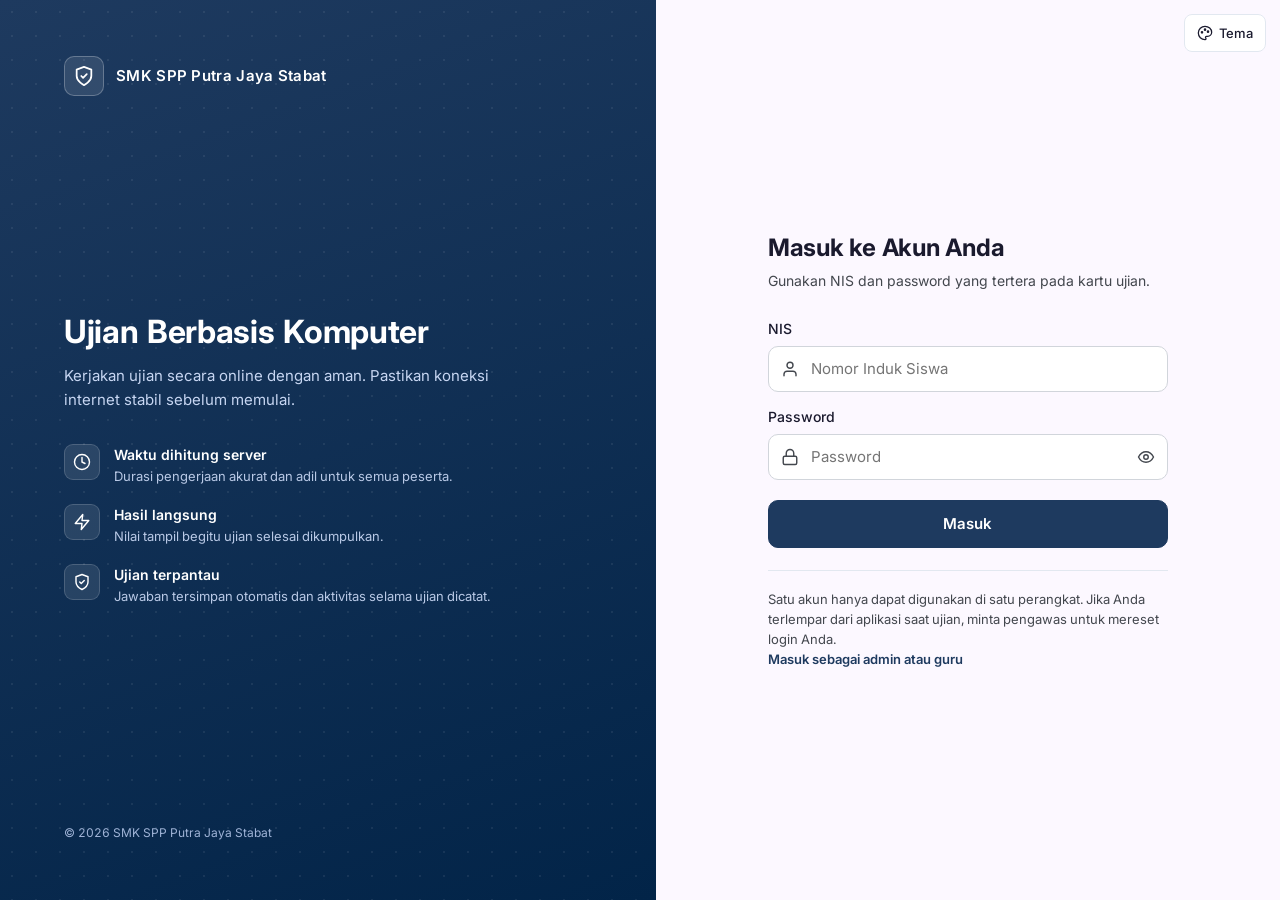
<file: index.html>
<!DOCTYPE html>
<html lang="id">
<head>
<meta charset="utf-8">
<meta name="viewport" content="width=device-width, initial-scale=1, viewport-fit=cover">
<meta name="theme-color" content="#1E3A5F">
<meta name="mobile-web-app-capable" content="yes">
<meta name="apple-mobile-web-app-capable" content="yes">
<meta name="apple-mobile-web-app-status-bar-style" content="black-translucent">
<meta name="apple-mobile-web-app-title" content="CBT Online">
<link rel="manifest" href="manifest.webmanifest">
<link rel="apple-touch-icon" href="img/icon-180.png">
<title>CBT Online</title>
<script>try{var t=localStorage.getItem('cbt_tema');if(t)document.documentElement.setAttribute('data-theme',t)}catch(e){}</script>
<link rel="preconnect" href="https://fonts.googleapis.com">
<link rel="preconnect" href="https://fonts.gstatic.com" crossorigin>
<link href="https://fonts.googleapis.com/css2?family=Inter:wght@400;500;600;700&display=swap" rel="stylesheet">
<link rel="stylesheet" href="css/style.css?v=32">
</head>
<body>
<div id="bar"></div>
<div id="app"></div>
<div id="toast" role="status" aria-live="polite"></div>
<script>window.APP_MODE='siswa'</script>
<script src="js/config.js"></script>
<script src="js/api.js?v=32"></script>
<script src="js/app.js?v=32"></script>
</body>
</html>
</file>
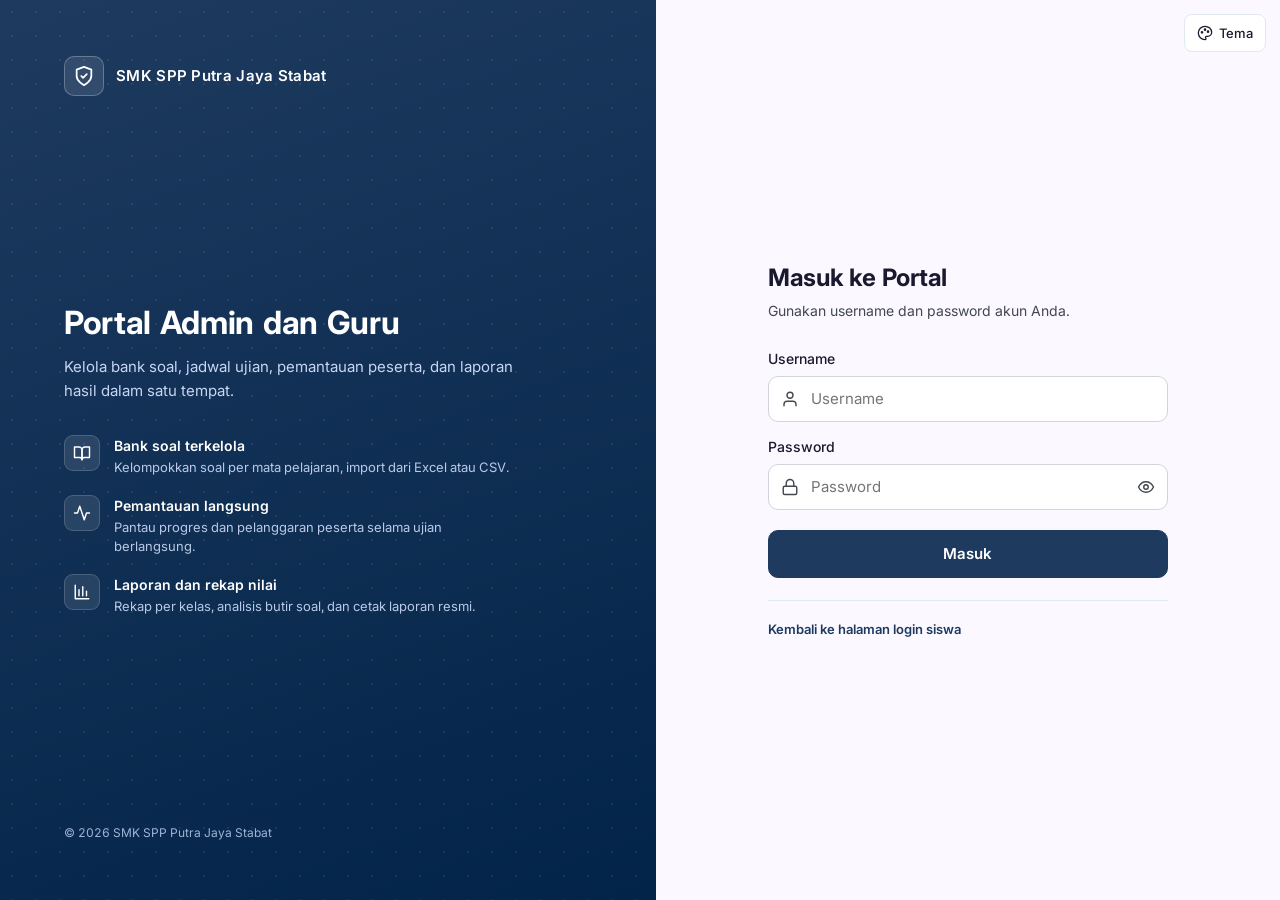
<file: admin.html>
<!DOCTYPE html>
<html lang="id">
<head>
<meta charset="utf-8">
<meta name="viewport" content="width=device-width, initial-scale=1, viewport-fit=cover">
<title>CBT Online — Admin &amp; Guru</title>
<script>try{var t=localStorage.getItem('cbt_tema');if(t)document.documentElement.setAttribute('data-theme',t)}catch(e){}</script>
<link rel="preconnect" href="https://fonts.googleapis.com">
<link rel="preconnect" href="https://fonts.gstatic.com" crossorigin>
<link href="https://fonts.googleapis.com/css2?family=Inter:wght@400;500;600;700&display=swap" rel="stylesheet">
<link rel="stylesheet" href="css/style.css?v=32">
</head>
<body>
<div id="bar"></div>
<div id="app"></div>
<div id="toast" role="status" aria-live="polite"></div>
<script>window.APP_MODE='staf'</script>
<script src="js/config.js"></script>
<script src="js/api.js?v=32"></script>
<script src="js/app.js?v=32"></script>
</body>
</html>
</file>
<file: css/style.css>
/* CBT Online — token desain "Academic Trust CBT" (DESIGN.md). Tanpa framework: cepat di Chromebook/HP. */
:root{--primary:#1E3A5F;--primary-d:#022448;--primary-h:#2A4D7A;--accent:#F5A623;--accent-d:#835500;--bg:#fcf8ff;--surface:#F5F7FA;--tint:#f5f2ff;--card:#fff;--text:#1A1A2E;--muted:#43474e;--line:#E2E8F0;
--ok:#166534;--ok-bg:#DCFCE7;--warn:#854D0E;--warn-bg:#FEF9C3;--bad:#991B1B;--bad-bg:#FEE2E2;--info:#1D4ED8;--info-bg:#DBEAFE;
--sh1:0 1px 3px rgba(30,58,95,.06),0 1px 2px rgba(30,58,95,.04);--sh2:0 4px 6px -1px rgba(30,58,95,.08),0 2px 4px -2px rgba(30,58,95,.05)}
*{box-sizing:border-box}html,body{margin:0}
body{font:15px/22px Inter,system-ui,sans-serif;background:var(--bg);color:var(--text);-webkit-font-smoothing:antialiased;font-variant-numeric:tabular-nums}
button,input,select,textarea{font:inherit;color:inherit}
h1,h2,h3{margin:0;letter-spacing:-.01em}h1{font-size:28px;line-height:36px;font-weight:700}h2{font-size:20px;line-height:28px;font-weight:600}h3{font-size:16px;font-weight:600}
.muted{color:var(--muted)}.sm{font-size:13px}.xs{font-size:11px;letter-spacing:.04em;text-transform:uppercase;font-weight:600}.mono{font-family:ui-monospace,Menlo,Consolas,monospace}.right{text-align:right}.hide{display:none!important}
#bar{position:fixed;top:0;left:0;height:3px;width:0;background:var(--accent);z-index:99;transition:width .3s,opacity .3s;opacity:0}
#bar.on{opacity:1;width:70%}
.top{background:var(--top);color:#fff;padding:12px 24px;display:flex;align-items:center;gap:16px;position:sticky;top:0;z-index:20}
.top .brand{font-weight:700;font-size:18px}.top .sub{font-size:11px;letter-spacing:.04em;color:#adc8f5;text-transform:uppercase}
.top .sp{flex:1}.top .who{text-align:right;line-height:18px}.top .who small{color:#adc8f5}
.top button{background:none;border:0;color:#adc8f5;cursor:pointer;padding:6px 8px;border-radius:8px}.top button:hover{background:rgba(255,255,255,.1);color:#fff}
.wrap{max-width:1180px;margin:0 auto;padding:24px 16px 48px}.narrow{max-width:820px}
.card{background:var(--card);border:1px solid var(--line);border-radius:12px;box-shadow:var(--sh1);padding:20px}
.hero{background:linear-gradient(135deg,var(--hero1),var(--hero2));color:#fff;border-radius:12px;padding:28px;margin-bottom:20px}
.hero p{margin:6px 0 0;color:#adc8f5}.pill{display:inline-block;background:rgba(245,166,35,.2);color:#feae2c;border-radius:999px;padding:3px 12px;margin-bottom:10px}
.grid{display:grid;gap:16px}.g4{grid-template-columns:repeat(4,1fr)}.g3{grid-template-columns:repeat(3,1fr)}.g2{grid-template-columns:1fr 1fr}
.stat b{display:block;font-size:22px;font-weight:700;margin-top:2px}
.tabs{display:flex;gap:8px;flex-wrap:wrap;align-items:center;margin:20px 0}.tabs .sp{flex:1}
.chip{border:0;background:var(--tint);color:var(--text);padding:7px 16px;border-radius:999px;cursor:pointer;font-weight:500}.chip.on{background:var(--primary);color:#fff}
.btn{display:inline-flex;align-items:center;justify-content:center;gap:8px;border:1px solid var(--line);background:var(--card);border-radius:8px;padding:9px 18px;font-weight:600;cursor:pointer;min-height:40px;transition:background .15s}
.btn:hover{background:var(--surface)}.btn.p{background:var(--primary);color:#fff;border-color:var(--primary)}.btn.p:hover{background:var(--primary-h)}
.btn.a{background:var(--accent);border-color:var(--accent);color:#291800}.btn.a:hover{background:#feae2c}.btn.d{background:var(--danger);color:#fff;border-color:var(--danger)}
.btn.w{width:100%}.btn:disabled{opacity:.5;cursor:not-allowed}.btn.sm{min-height:32px;padding:4px 12px;font-size:13px}
:focus-visible{outline:2px solid var(--accent);outline-offset:2px}
.badge{display:inline-flex;align-items:center;gap:4px;padding:2px 10px;border-radius:999px;font-size:12px;font-weight:600}
.b-ok{background:var(--ok-bg);color:var(--ok)}.b-warn{background:var(--warn-bg);color:var(--warn)}.b-bad{background:var(--bad-bg);color:var(--bad)}.b-info{background:var(--info-bg);color:var(--info)}.b-mut{background:var(--mut-bg);color:var(--mut)}
.ex{border-top:4px solid var(--line);display:flex;flex-direction:column;gap:10px;transition:transform .15s,box-shadow .15s}.ex:hover{transform:translateY(-2px);box-shadow:var(--sh2)}
.ex.tersedia,.ex.berlangsung{border-top-color:var(--accent)}.ex.selesai{border-top-color:var(--primary)}
.ex .meta{background:var(--tint);border-radius:8px;padding:10px 12px;font-size:13px;line-height:20px}.ex .push{margin-top:auto}
.field{display:block;margin-bottom:14px}.field>span{display:block;font-size:14px;font-weight:500;margin-bottom:6px}
input,select,textarea{width:100%;border:1px solid var(--line2);border-radius:8px;background:var(--card);padding:9px 12px;min-height:40px}
input:focus,select:focus,textarea:focus{outline:0;border-color:var(--primary);box-shadow:0 0 0 3px rgba(30,58,95,.12)}
.err{color:var(--bad);font-size:13px;margin:6px 0 0}.auth{min-height:100vh;display:grid;place-items:center;padding:16px;background:var(--surface)}.auth .card{width:100%;max-width:400px;padding:28px}
.token{font:700 26px ui-monospace,Menlo,Consolas,monospace;letter-spacing:.3em;text-align:center;text-transform:uppercase;min-height:54px}
.note{border-radius:12px;padding:14px 16px;background:var(--tint);margin:16px 0}.note.w{background:var(--warn-bg);color:var(--warn)}.note.b{background:var(--bad-bg);color:var(--bad)}
/* ruang ujian */
.xtop{background:var(--card);border:1px solid var(--line);border-radius:12px;padding:12px 16px;display:flex;align-items:center;gap:12px;flex-wrap:wrap;margin-bottom:16px;box-shadow:var(--sh1)}
.xtop .sp{flex:1}.timer{background:var(--primary);color:#fff;border-radius:999px;padding:6px 16px;font-weight:700;font-size:16px}.timer.warn{background:var(--warn-bg);color:var(--warn)}.timer.bad{background:var(--danger);color:#fff}
.xgrid{display:grid;grid-template-columns:minmax(0,1fr) 300px;gap:16px;align-items:start}
.qhead{display:flex;gap:10px;align-items:center;background:var(--tint);margin:-20px -20px 16px;padding:12px 20px;border-radius:12px 12px 0 0}
.qno{background:var(--primary);color:#fff;border-radius:8px;padding:4px 12px;font-weight:700}
.qtext{font-size:18px;line-height:28px;margin:6px 0 18px;white-space:pre-wrap}
.opt{display:flex;align-items:center;gap:14px;width:100%;text-align:left;border:1px solid var(--line);background:var(--card);border-radius:10px;padding:12px 14px;margin-bottom:10px;cursor:pointer;transition:background .12s,border-color .12s}
.opt:hover{background:var(--surface)}.opt i{width:30px;height:30px;border-radius:50%;display:grid;place-items:center;background:var(--tint);font-style:normal;font-weight:700;flex:none}
.opt.on{border:2px solid var(--primary);background:var(--sel)}.opt.on i{background:var(--primary);color:#fff}
.qfoot{display:flex;gap:8px;flex-wrap:wrap;margin-top:12px;padding-top:14px;border-top:1px solid var(--line)}.qfoot .sp{flex:1}
.nav{display:grid;grid-template-columns:repeat(5,1fr);gap:8px;margin-top:12px}
.nav button{height:36px;border-radius:8px;border:1px solid var(--line);background:var(--card);font-weight:600;cursor:pointer;position:relative}
.nav .done{background:var(--primary);color:#fff;border-color:var(--primary)}.nav .flag{background:var(--accent);border-color:var(--accent);color:#291800}.nav .cur{outline:2px solid var(--primary);outline-offset:2px}
.bar2{height:6px;border-radius:99px;background:var(--tint);overflow:hidden;margin-top:8px}.bar2>i{display:block;height:100%;background:var(--primary)}
.banner{display:flex;gap:12px;align-items:flex-start;background:var(--bad-bg);color:var(--bad);border-radius:12px;padding:14px 16px;margin-bottom:16px}
.modal{position:fixed;inset:0;background:rgba(26,26,46,.45);backdrop-filter:blur(4px);display:grid;place-items:center;padding:16px;z-index:50}
.modal .card{max-width:440px;width:100%;box-shadow:0 10px 15px -3px rgba(30,58,95,.15)}.modal .row{display:flex;gap:8px;justify-content:flex-end;margin-top:18px}
.score{width:190px;height:190px;border-radius:50%;border:3px solid var(--primary);background:var(--tint);display:grid;place-content:center;text-align:center;margin:18px auto}.score b{font-size:52px;line-height:56px;color:var(--text)}
/* panel guru/admin */
.shell{display:grid;grid-template-columns:230px 1fr;min-height:100vh}.side{background:var(--top);color:#fff;padding:16px 12px;position:sticky;top:0;height:100vh;display:flex;flex-direction:column;gap:4px}
.side .brand{font-weight:700;font-size:18px;padding:4px 12px 14px}.side button{background:none;border:0;border-left:3px solid transparent;color:rgba(255,255,255,.72);text-align:left;padding:10px 12px;border-radius:8px;cursor:pointer;font-weight:500}
.side button:hover{background:rgba(255,255,255,.06)}.side button.on{background:rgba(255,255,255,.1);color:#fff;border-left-color:var(--accent)}.side .sp{flex:1}
.main{padding:24px;min-width:0}.tw{overflow-x:auto}table{width:100%;border-collapse:collapse;font-size:14px}th{background:var(--tint);text-align:left;font-size:11px;letter-spacing:.04em;text-transform:uppercase;padding:10px 12px}td{padding:10px 12px;border-top:1px solid var(--line);vertical-align:middle}tr:hover td{background:var(--surface)}
.sk{background:linear-gradient(90deg,var(--tint),var(--surface),var(--tint));background-size:200% 100%;animation:sk 1.2s infinite;border-radius:12px;min-height:150px}@keyframes sk{to{background-position:-200% 0}}
#toast{position:fixed;left:50%;bottom:24px;transform:translate(-50%,20px);padding:10px 18px;border-radius:10px;color:#fff;background:var(--oks);opacity:0;pointer-events:none;transition:.25s;z-index:99;max-width:92vw}
#toast.on{opacity:1;transform:translate(-50%,0)}#toast.error{background:var(--danger)}#toast.warn{background:var(--accent-d)}
@media(max-width:900px){.g4{grid-template-columns:1fr 1fr}.g3,.g2{grid-template-columns:1fr}.xgrid{grid-template-columns:1fr}.xgrid .navcard{order:-1}.shell{grid-template-columns:1fr}
.side{position:static;height:auto;flex-direction:row;overflow-x:auto;padding:8px}.side .brand,.side .sp{display:none}.side button{white-space:nowrap;border-left:0;border-bottom:3px solid transparent}.side button.on{border-bottom-color:var(--accent)}
.top{padding:10px 14px}.top .who{display:none}.hero{padding:20px}h1{font-size:24px}.main{padding:14px}.qtext{font-size:17px}}
@media(max-width:480px){.g4{grid-template-columns:1fr}.nav{grid-template-columns:repeat(6,1fr)}.score{width:160px;height:160px}.score b{font-size:42px}}

/* dasbor admin & login staf */
.auth.staf{background:linear-gradient(135deg,#022448,#1E3A5F)}.auth a{color:var(--primary);font-weight:600}
.mtop{display:flex;align-items:center;gap:12px;margin-bottom:18px}.mtop .sp{flex:1}.me{display:flex;align-items:center;gap:10px;background:var(--card);border:1px solid var(--line);border-radius:999px;padding:4px 14px 4px 4px;font-size:13px;line-height:16px}
.me i{width:32px;height:32px;border-radius:50%;background:var(--primary);color:#fff;display:grid;place-items:center;font-style:normal;font-weight:700}
.kpi{display:flex;align-items:center;gap:14px}.kpi .ico{width:46px;height:46px;border-radius:12px;display:grid;place-items:center;font-size:22px;flex:none}.kpi b{font-size:26px;line-height:30px;display:block}
.g6{grid-template-columns:repeat(auto-fit,minmax(200px,1fr))}.g23{grid-template-columns:2fr 1fr}.sec{margin:22px 0 10px;display:flex;align-items:center;gap:10px}.sec .sp{flex:1}
.prog{height:8px;border-radius:99px;background:var(--tint);overflow:hidden;display:flex;margin:8px 0}.prog i{display:block;height:100%}
.lg{display:flex;gap:10px;padding:9px 0;border-top:1px solid var(--line);font-size:13px;line-height:18px}.lg:first-of-type{border-top:0}.dot{width:8px;height:8px;border-radius:50%;background:var(--bad);margin-top:6px;flex:none}
@media(max-width:900px){.g23{grid-template-columns:1fr}}


/* tema */
:root{--top2:#14284a;--top:#1E3A5F;--hero1:#1E3A5F;--hero2:#022448;--danger:#991B1B;--oks:#166534;--sel:rgba(30,58,95,.05);--line2:#D1D5DB;--mut:#475569;--mut-bg:#F1F5F9}
[data-theme=gelap]{--top2:#0a1224;--bg:#0e1426;--card:#171f36;--surface:#1c2642;--tint:#212c4b;--text:#E8ECF6;--muted:#a9b4cc;--line:#2b3859;--line2:#3a4a72;--primary:#3F72D6;--primary-d:#0f2a5c;--primary-h:#5183e6;--top:#0f1830;--hero1:#16305e;--hero2:#0b1730;--ok:#86efac;--ok-bg:#12351f;--warn:#fde68a;--warn-bg:#3a3010;--bad:#fca5a5;--bad-bg:#3c1818;--info:#93c5fd;--info-bg:#15294a;--danger:#dc2626;--oks:#15803d;--sel:rgba(63,114,214,.16);--mut:#cbd5e1;--mut-bg:#2a3555;--accent-d:#b45309;color-scheme:dark}
[data-theme=hijau]{--top2:#0b3d1e;--primary:#166534;--primary-d:#0b3d1e;--primary-h:#1f7a42;--top:#14532d;--hero1:#166534;--hero2:#052e16;--tint:#effaf1;--bg:#f6fbf7;--surface:#f0f7f2;--sel:rgba(22,101,52,.07)}
[data-theme=ungu]{--top2:#2e1065;--primary:#5B21B6;--primary-d:#3b0f7a;--primary-h:#6d34c9;--top:#4c1d95;--hero1:#5B21B6;--hero2:#2e1065;--tint:#f5f0ff;--bg:#faf7ff;--surface:#f4f0fb;--sel:rgba(91,33,182,.07)}
.tema{display:flex;align-items:center;gap:12px;border:2px solid var(--line);background:var(--card);border-radius:12px;padding:12px;cursor:pointer;font-weight:600}.tema.on{border-color:var(--primary);background:var(--sel)}.tema .sw{width:38px;height:38px;border-radius:10px;border:1px solid var(--line);flex:none}
/* bank soal */
.clamp{display:-webkit-box;-webkit-line-clamp:2;-webkit-box-orient:vertical;overflow:hidden;max-width:520px}
.oprow{display:grid;grid-template-columns:54px 1fr;gap:8px;align-items:center;margin-bottom:8px}.kr{display:flex;gap:6px;align-items:center;justify-content:center;cursor:pointer}.kr input{width:auto;min-height:0}
/* login */
.lg2{min-height:100vh;display:grid;grid-template-columns:minmax(0,1.05fr) minmax(0,1fr);background:var(--bg)}
.tbtn{position:fixed;top:14px;right:14px;z-index:5;display:flex;gap:6px;align-items:center;background:var(--card);border:1px solid var(--line);border-radius:8px;padding:7px 12px;cursor:pointer;font-weight:500;font-size:13px;color:var(--text)}.tbtn .ico{width:16px;height:16px}
.lg2-hero{position:relative;overflow:hidden;background:linear-gradient(160deg,var(--hero1),var(--hero2));color:#fff;padding:56px 64px;display:flex;flex-direction:column;gap:18px}
.lg2-hero::before{content:"";position:absolute;inset:0;background-image:radial-gradient(rgba(255,255,255,.07) 1px,transparent 1px);background-size:24px 24px;pointer-events:none}.lg2-hero>*{position:relative}
.lg2-brand{display:flex;align-items:center;gap:12px;font-weight:600;font-size:15px;letter-spacing:.02em}.lg2-logo{width:40px;height:40px;border-radius:10px;border:1px solid rgba(255,255,255,.25);background:rgba(255,255,255,.1);display:grid;place-items:center}.lg2-logo svg{width:22px;height:22px}
.lg2-main{margin:auto 0}.lg2-hero h1{font-size:32px;line-height:40px;font-weight:700;letter-spacing:-.01em;max-width:480px;color:#fff}.lg2-hero p.sub{margin:12px 0 0;color:#c7d6f2;font-size:15px;line-height:24px;max-width:460px}
.lg2-feat{list-style:none;margin:32px 0 0;padding:0;display:grid;gap:18px;max-width:460px}.lg2-feat li{display:flex;gap:14px;align-items:flex-start}
.lg2-feat .fi{width:36px;height:36px;border-radius:9px;background:rgba(255,255,255,.1);border:1px solid rgba(255,255,255,.16);display:grid;place-items:center;flex:none}.lg2-feat .fi svg{width:18px;height:18px}
.lg2-feat b{display:block;font-size:14px;font-weight:600}.lg2-feat li div>span{display:block;font-size:13px;color:#b9c9e6;line-height:19px;margin-top:1px}.lg2-foot{font-size:12px;color:#9fb3d6}
.lg2-form{display:flex;align-items:center;justify-content:center;padding:40px 24px}.lg2-card{width:100%;max-width:400px}
.lg2-card h2{font-size:24px;line-height:32px;font-weight:700;margin:0}.lg2-card .lead{margin:6px 0 26px;color:var(--muted);font-size:14px}
.inp{position:relative}.inp>.ico{position:absolute;left:13px;top:50%;transform:translateY(-50%);width:18px;height:18px;color:var(--muted);pointer-events:none}.inp input{padding-left:42px;min-height:46px;border-radius:10px}
#pw{padding-right:46px}.eye{position:absolute;right:4px;top:50%;transform:translateY(-50%);border:0;background:none;cursor:pointer;padding:9px;color:var(--muted);display:grid}.eye .ico{width:18px;height:18px}.eye:hover{color:var(--text)}
.lgb{min-height:48px;font-size:15px;border-radius:10px;margin-top:6px}
.lg2-note{display:flex;gap:10px;align-items:flex-start;background:var(--info-bg);color:var(--info);border-radius:10px;padding:12px 14px;font-size:13px;line-height:19px;margin-bottom:16px}.lg2-note .ico{width:18px;height:18px;flex:none;margin-top:1px}
.lg2-help{margin-top:22px;padding-top:18px;border-top:1px solid var(--line);font-size:13px;color:var(--muted);line-height:20px}.lg2-help a{color:var(--primary);font-weight:600;text-decoration:none}.lg2-help a:hover{text-decoration:underline}
@media(max-width:860px){.lg2{grid-template-columns:1fr}.lg2-hero{padding:28px 24px}.lg2-hero h1{font-size:22px;line-height:30px}.lg2-main{margin:8px 0 0}.lg2-feat,.lg2-foot,.lg2-hero p.sub{display:none}.lg2-form{padding:28px 20px 40px;align-items:flex-start}}
/* kartu ujian (cetak A4, 10 kartu/halaman) */
#kartu{position:fixed;inset:0;background:#e5e7eb;z-index:90;overflow:auto;padding-bottom:24px}
.ktool{position:sticky;top:0;background:#fff;border-bottom:1px solid var(--line);padding:12px 20px;display:flex;gap:10px;align-items:center;flex-wrap:wrap;z-index:2}
.halaman{width:210mm;margin:16px auto;background:#fff;padding:10mm;display:grid;grid-template-columns:1fr 1fr;grid-auto-rows:54mm;box-shadow:var(--sh2)}
.kartu{border:1px dashed #6b7280;padding:3.5mm 5mm;display:flex;flex-direction:column;font-size:11px;line-height:15px;color:#000;overflow:hidden;background:#fff}
.kartu .kh{display:flex;flex-direction:column;border-bottom:2px solid #1E3A5F;padding-bottom:3px;margin-bottom:5px}.kartu .kh b{font-size:13px;color:#1E3A5F}
.kartu table{width:auto;font-size:12px}.kartu td{padding:1px 6px 1px 0;border:0;background:none!important}.kartu td:first-child{color:#555;width:62px}
.kartu .pw{font:700 17px ui-monospace,Menlo,Consolas,monospace;letter-spacing:.12em}.kartu .kf{margin-top:auto;font-size:9px;color:#444;line-height:12px}
@page{size:A4;margin:0}
@media print{body>*:not(#kartu):not(#cetak){display:none!important}#kartu{position:static;background:#fff;overflow:visible;padding:0}.ktool{display:none}.halaman{margin:0;box-shadow:none;break-after:page;page-break-after:always}.halaman:last-child{break-after:auto;page-break-after:auto}}

/* menu administrator */
.mewrap{position:relative}button.me{font-family:inherit;color:var(--text);text-align:left;cursor:pointer}button.me:hover{background:var(--surface)}
.umenu{position:absolute;right:0;top:calc(100% + 8px);min-width:230px;background:var(--card);border:1px solid var(--line);border-radius:12px;box-shadow:var(--sh2);padding:6px;z-index:30}
.umenu button{display:flex;gap:10px;width:100%;text-align:left;border:0;background:none;padding:10px 12px;border-radius:8px;cursor:pointer;font-weight:500}.umenu button:hover{background:var(--surface)}

/* laporan & rekap cetak */
#cetak{position:fixed;inset:0;background:#e5e7eb;z-index:90;overflow:auto;padding-bottom:24px}
.lembar{background:#fff;color:#000;width:210mm;min-height:297mm;margin:16px auto;padding:14mm;box-shadow:var(--sh2);font-size:12px;line-height:17px;page:lap}.lembar.land{width:297mm;min-height:210mm;page:rekap}
.kopx{text-align:center;border-bottom:3px double #000;padding-bottom:8px}.kopx b{font-size:18px;text-transform:uppercase}.lembar h2.jdl{text-align:center;font-size:15px;margin:12px 0;text-transform:uppercase;letter-spacing:.05em;color:#000}.lembar .sb{font-size:13px;margin:14px 0 6px;color:#000}
.lembar table{font-size:11.5px;width:100%}.lembar table.idn{width:auto}.lembar .idn td{border:0;padding:1px 8px 1px 0;background:none!important}.lembar .idn td:first-child{width:190px}
.lembar table.tb th{background:#eee!important;color:#000;border:1px solid #444;padding:4px 6px;font-size:10.5px;text-transform:none;letter-spacing:0}.lembar table.tb td{border:1px solid #444;padding:3px 6px;background:none!important;color:#000}
.lembar.land table.tb{font-size:10px}.bawah{text-decoration:underline}.ttd{display:flex;justify-content:space-around;margin-top:30px;text-align:center;break-inside:avoid}
@page lap{size:A4 portrait;margin:14mm}@page rekap{size:A4 landscape;margin:12mm}
@media print{#cetak{position:static;background:#fff;overflow:visible;padding:0}.lembar{margin:0;box-shadow:none;width:auto;min-height:0;padding:0}.lembar tr{break-inside:avoid}.lembar thead{display:table-header-group}}

/* menu samping */
.side{background:var(--top);padding:18px 12px;gap:2px}
.side .brand{padding:2px 12px 14px;margin-bottom:6px;border-bottom:1px solid rgba(255,255,255,.1);font-weight:700;font-size:17px;letter-spacing:.01em;color:#fff}
.side .brand small{display:block;margin-top:2px;font-size:11px;font-weight:500;letter-spacing:.08em;text-transform:uppercase;color:#adc8f5}
.sgrp{font-size:10.5px;letter-spacing:.12em;text-transform:uppercase;color:rgba(255,255,255,.42);padding:16px 12px 6px;font-weight:600}
.side .mi{display:flex;align-items:center;gap:12px;width:100%;border:0;border-left:3px solid transparent;background:transparent;color:rgba(255,255,255,.78);padding:9px 12px;border-radius:8px;cursor:pointer;font-weight:500;font-size:14px;text-align:left;transition:background .12s,color .12s}
.side .mi .ico{width:18px;height:18px;flex:none;opacity:.85}
.side .mi:hover{background:rgba(255,255,255,.07);color:#fff}
.side .mi.on{background:rgba(255,255,255,.12);color:#fff;border-left-color:var(--accent)}.side .mi.on .ico{opacity:1}
.umenu button{display:flex;gap:10px;align-items:center}.umenu .ico{width:17px;height:17px;color:var(--muted);flex:none}
@media(max-width:900px){.side .brand,.sgrp{display:none}.side .mi{width:auto;white-space:nowrap;border-left:0;border-bottom:3px solid transparent;border-radius:6px 6px 0 0;padding:8px 12px}.side .mi.on{border-bottom-color:var(--accent)}}

/* keamanan perangkat, ruang ujian di HP, dan menu reset login */
.dvc{border:1px solid var(--line);border-radius:12px;padding:14px 16px;margin:16px 0;background:var(--card)}
.dvl{list-style:none;margin:10px 0 0;padding:0;display:grid;gap:9px}
.dv{display:flex;gap:10px;align-items:flex-start}.dv .dd{width:9px;height:9px;border-radius:50%;margin-top:6px;background:var(--line2);flex:none}
.dv.ok .dd{background:#16A34A}.dv.warn .dd{background:#F59E0B}.dv.bad .dd{background:#DC2626}
.dv b{display:block;font-size:13px}.dv div>span{display:block;font-size:12.5px;color:var(--muted);line-height:18px}
.dvh{margin-top:12px;font-size:13px;line-height:20px}.dvh summary{cursor:pointer;font-weight:600}.dvh ol{margin:8px 0 6px;padding-left:20px}
.agree{display:flex;gap:10px;align-items:flex-start;margin-top:14px;font-size:13px;cursor:pointer;line-height:19px}.agree input{width:auto;min-height:0;margin-top:3px;flex:none}
body.xroom{-webkit-user-select:none;user-select:none;-webkit-touch-callout:none;-webkit-tap-highlight-color:transparent;touch-action:manipulation}
body.xroom img{-webkit-user-drag:none;pointer-events:none}
body.shield #q,body.shield #nv,body.shield .xtop{filter:blur(18px)}
#wm{position:fixed;inset:0;z-index:45;pointer-events:none;background-repeat:repeat;background-size:340px 190px}
</file>
